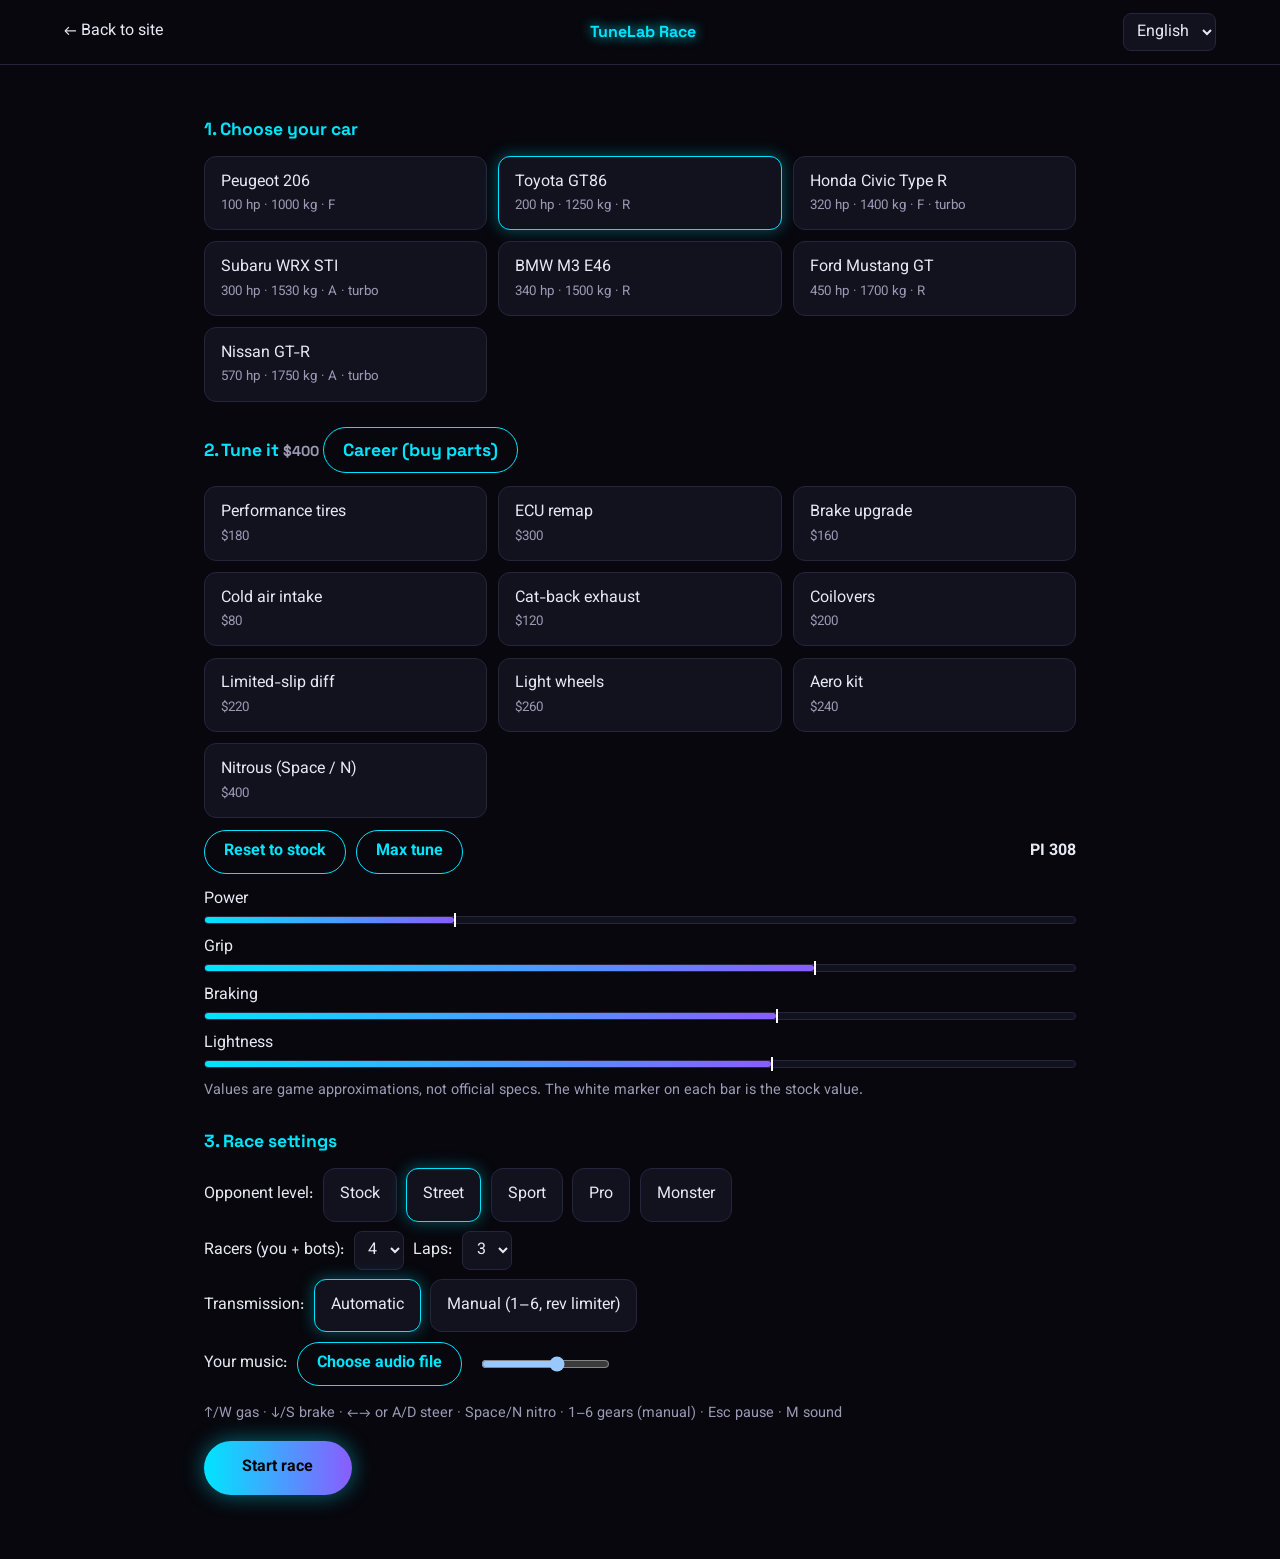
<file: race.html>
<!DOCTYPE html>
<html lang="en"><head><meta charset="UTF-8"><meta name="viewport" content="width=device-width,initial-scale=1">
<title>TuneLab Race</title>
<link rel="preconnect" href="https://fonts.googleapis.com"><link rel="preconnect" href="https://fonts.gstatic.com" crossorigin>
<link href="https://fonts.googleapis.com/css2?family=Space+Grotesk:wght@500;700&family=Vazirmatn:wght@400;700&display=swap" rel="stylesheet">
<style>
:root{--bg:#07070d;--cd:#12121f;--bd:#25253d;--tx:#e8e8f2;--mu:#9a9ab5;--c:#00e5ff;--p:#ff2e93;--v:#8a5cff;color-scheme:dark}
*{box-sizing:border-box;margin:0;padding:0}
body{background:var(--bg);color:var(--tx);font-family:"Vazirmatn","Space Grotesk",system-ui,sans-serif;line-height:1.6}
a{color:inherit;text-decoration:none}
.top{display:flex;justify-content:space-between;align-items:center;gap:1rem;padding:.8rem 5%;border-bottom:1px solid var(--bd)}
.top strong{font-family:"Space Grotesk",sans-serif;color:var(--c);text-shadow:0 0 12px var(--c)}
select,button{font:inherit;color:var(--tx)}
select{background:var(--cd);border:1px solid var(--bd);border-radius:8px;padding:.3rem .6rem}
#menu{max-width:1000px;margin:0 auto;padding:1.5rem 5% 4rem}
h2{font-family:"Space Grotesk",sans-serif;font-size:1.1rem;margin:1.6rem 0 .8rem;color:var(--c)}
.g{display:grid;grid-template-columns:repeat(auto-fill,minmax(210px,1fr));gap:.7rem}
.b{background:var(--cd);border:1px solid var(--bd);border-radius:12px;padding:.8rem 1rem;cursor:pointer;text-align:start;transition:border-color .2s,box-shadow .2s}
.b:hover{border-color:var(--v)}.b.on{border-color:var(--c);box-shadow:0 0 16px rgba(0,229,255,.35)}
.b small{display:block;color:var(--mu)}
.row{display:flex;flex-wrap:wrap;gap:.6rem;align-items:center}
.bar{height:8px;border-radius:8px;background:var(--cd);border:1px solid var(--bd);position:relative;margin:.2rem 0 .7rem}
.bar i{position:absolute;inset:0 auto 0 0;border-radius:8px;background:linear-gradient(90deg,var(--c),var(--v))}
.bar u{position:absolute;top:-4px;bottom:-4px;width:2px;background:#fff}
.go{padding:.9rem 2.4rem;border:0;border-radius:99px;font-weight:700;color:#05050a;background:linear-gradient(90deg,var(--c),var(--v));cursor:pointer;box-shadow:0 0 22px rgba(0,229,255,.45)}
.go.s{padding:.5rem 1.2rem;background:transparent;color:var(--c);border:1px solid var(--c);box-shadow:none}
.mu{color:var(--mu);font-size:.9rem}
#game{position:fixed;inset:0;background:var(--bg)}
#cv{width:100%;height:100%;display:block}
#ov{position:absolute;inset:0;display:flex;align-items:center;justify-content:center;background:rgba(7,7,13,.8);padding:1rem}
#ov>div{background:var(--cd);border:1px solid var(--c);border-radius:16px;padding:1.4rem;max-width:560px;width:100%;box-shadow:0 0 30px rgba(0,229,255,.25)}
table{width:100%;border-collapse:collapse;margin:.8rem 0}td{padding:.35rem .4rem;border-bottom:1px solid var(--bd)}tr.me{color:var(--c);font-weight:700}
#tc{position:absolute;inset:auto 0 0 0;height:60%;pointer-events:none}#tc button{pointer-events:auto;position:absolute;width:70px;height:70px;border-radius:50%;border:1px solid var(--c);background:rgba(7,7,13,.55);color:var(--c);font-size:1.3rem;touch-action:none;user-select:none}
[hidden]{display:none!important}
</style></head><body>
<div class="top"><a href="index.html" id="back"></a><strong>TuneLab Race</strong><select id="lg"><option value="en">English</option><option value="fa">فارسی</option></select></div>
<div id="menu"></div>
<div id="game" hidden><canvas id="cv"></canvas><div id="ov" hidden></div><div id="tc" hidden><button data-k="l" style="left:12px;bottom:60px">◀</button><button data-k="r" style="left:96px;bottom:60px">▶</button><button data-k="u" style="right:12px;bottom:110px">▲</button><button data-k="d" style="right:12px;bottom:26px">▼</button><button data-k="n" style="right:96px;bottom:68px">N₂O</button><button data-k="gu" style="right:96px;bottom:150px">+</button><button data-k="gd" style="right:180px;bottom:68px">−</button></div></div>
<script>
(()=>{
const $=s=>document.querySelector(s),clamp=(x,a,b)=>Math.max(a,Math.min(b,x)),nd=a=>((a+Math.PI)%(2*Math.PI)+2*Math.PI)%(2*Math.PI)-Math.PI,sm=x=>{x=clamp(x,0,1);return x*x*(3-2*x)};
/* ---------- text (en / fa; other site languages fall back to en) ---------- */
const T={en:{back:"← Back to site",car:"1. Choose your car",tune:"2. Tune it",set:"3. Race settings",lvl:"Opponent level",lv:["Stock","Street","Sport","Pro","Monster"],cnt:"Racers (you + bots)",laps:"Laps",go:"Start race",reset:"Reset to stock",max:"Max tune",pow:"Power",grip:"Grip",brk:"Braking",lite:"Lightness",pi:"PI",ctl:"↑/W gas · ↓/S brake · ←→ or A/D steer · Space/N nitro · 1–6 gears (manual) · Esc pause · M sound",tx:"Transmission",career:"Career (buy parts)",free:"Free tune mode",best:"BEST",tires:"TIRES",clean:"CLEAN +NITRO",drift:"DRIFT +NITRO",unl:"Next level unlocked!",music:"Your music",pick:"Choose audio file",auto:"Automatic",man:"Manual (1–6, rev limiter)",lap:"LAP",pos:"POS",pause:"Paused",res:"Results",you:"You",again:"Race again",garage:"Garage",note:"Values are game approximations, not official specs. The white marker on each bar is the stock value.",resume:"Esc to resume"},
fa:{back:"← بازگشت به سایت",car:"۱. ماشینت را انتخاب کن",tune:"۲. تیونینگ کن",set:"۳. تنظیمات مسابقه",lvl:"سطح رقبا",lv:["فابریک","خیابانی","اسپرت","حرفه‌ای","دندان‌مسلح"],cnt:"تعداد شرکت‌کننده (تو + بات‌ها)",laps:"تعداد دور",go:"شروع مسابقه",reset:"برگشت به فابریک",max:"تیون کامل",pow:"قدرت",grip:"چسبندگی",brk:"ترمز",lite:"سبکی",pi:"PI",ctl:"↑/W گاز · ↓/S ترمز · ←→ یا A/D فرمان · Space/N نیترو · ۱ تا ۶ دنده (دستی) · Esc توقف · M صدا",tx:"گیربکس",career:"حالت حرفه‌ای (خرید قطعه)",free:"حالت تیون آزاد",best:"بهترین",tires:"لاستیک",clean:"پیچ تمیز +نیترو",drift:"دریفت +نیترو",unl:"سطح بعدی باز شد!",music:"موزیک خودت",pick:"انتخاب فایل صوتی",auto:"اتومات",man:"دستی (دنده ۱ تا ۶، کاتاف)",lap:"دور",pos:"رتبه",pause:"توقف",res:"نتیجه",you:"تو",again:"مسابقه‌ی دوباره",garage:"گاراژ",note:"اعداد تقریبیِ بازی هستند، نه مشخصات رسمی. خط سفید روی هر نوار مقدار فابریک است.",resume:"برای ادامه Esc بزن"}};
let G=null;try{G=JSON.parse(localStorage.getItem("raceGhost")||"null")}catch(e){}
const NM=["Kaveh","Rio","Max","Sara","Dima","Luca","Aiko"];
const mus=new Audio();mus.loop=true;let MN="",MV=+(localStorage.getItem("raceMV")||60);mus.volume=MV/100;
let L=localStorage.getItem("lang");L=L==="fa"?"fa":"en";
const t=k=>(T[L]&&T[L][k])||T.en[k];
/* ---------- cars: name, drive, turbo, hp, kg, grip, brake, CdA, redline ---------- */
const CARS=[["Peugeot 206","f",0,100,1000,.95,.95,.62,6200],["Toyota GT86","r",0,200,1250,1.05,1.05,.64,7400],["Honda Civic Type R","f",1,320,1400,1.08,1.12,.68,6800],["Subaru WRX STI","a",1,300,1530,1.05,1.08,.7,6700],["BMW M3 E46","r",0,340,1500,1.05,1.08,.66,7900],["Ford Mustang GT","r",0,450,1700,1.05,1.08,.7,7000],["Nissan GT-R","a",1,570,1750,1.15,1.2,.68,7000]];
const COL=["#ff2e93","#00e5ff","#8a5cff","#ffd166","#4dffa6","#ff7a2f","#e8e8f2"];
/* upgrades in bot priority order: id, en, fa, effect (h=power x, g=grip, tr=traction, b=brake, m=kg, cd, cl=downforce, t=turbo only) */
const UP=[["tires","Performance tires","لاستیک اسپرت",{g:.12}],["ecu","ECU remap","ریمپ ECU",{h:.12}],["brakes","Brake upgrade","ارتقای ترمز",{b:.25}],["intake","Cold air intake","ورودی هوای سرد",{h:.03}],["exhaust","Cat-back exhaust","اگزوز کت‌بک",{h:.03}],["susp","Coilovers","کویل‌اور",{g:.05}],["lsd","Limited-slip diff","دیفرانسیل LSD",{tr:.08}],["wheels","Light wheels","رینگ سبک",{m:-14}],["boost","Downpipe + intercooler","داون‌پایپ + اینترکولر",{h:.12,t:1}],["aero","Aero kit","کیت ایرو",{cl:1,cd:.1}],["nitro","Nitrous (Space / N)","نیترو (Space / N)",{}]];
const avail=ci=>UP.filter(u=>!u[3].t||CARS[ci][2]);
const PR={tires:180,ecu:300,brakes:160,intake:80,exhaust:120,susp:200,lsd:220,wheels:260,boost:350,aero:240,nitro:400};const price=(ci,id)=>Math.round(PR[id]*Math.sqrt(CARS[ci][3]/200)/10)*10;
function stats(ci,ups){const c=CARS[ci];let hp=c[3],m=c[4],g=c[5],b=c[6],cd=c[7],tr=c[5]*.95,cl=0;
 for(const u of UP){if(!ups.has(u[0])||(u[3].t&&!c[2]))continue;const e=u[3];hp*=1+(e.h||0);m+=e.m||0;g+=e.g||0;tr+=(e.g||0)+(e.tr||0);b+=e.b||0;cd+=e.cd||0;cl+=e.cl||0}
 const s={hp,m,g,tr,b,cd,cl,drive:c[1],turbo:c[2],red:c[8],exh:ups.has("exhaust")};
 s.P=hp*745.7*.65;let lo=20,hi=130;for(let i=0;i<40;i++){const v=(lo+hi)/2;(s.P-(.6*cd*v**3+.147*m*v)>0)?lo=v:hi=v}
 s.nitro=ups.has("nitro");s.vt=lo;s.tops=[.3,.45,.6,.74,.88,1].map(x=>x*lo*1.06*(s.nitro?1.12:1));
 s.pi=Math.round(hp/m*1300+(g-.8)*300+(b-.8)*100+cl*20+(s.nitro?25:0));return s}
/* ---------- track (closed Catmull-Rom loop, resampled every ~3 m) ---------- */
const PTS=[[0,0],[250,-20],[480,40],[620,180],[560,330],[430,400],[330,340],[360,250],[250,290],[190,360],[120,460],[-80,470],[-230,380],[-250,200],[-150,80]];
const cr=(a,b,c,d,u)=>[0,1].map(i=>.5*(2*b[i]+(-a[i]+c[i])*u+(2*a[i]-5*b[i]+4*c[i]-d[i])*u*u+(-a[i]+3*b[i]-3*c[i]+d[i])*u*u*u));
const raw=[],n0=PTS.length;for(let i=0;i<n0;i++)for(let j=0;j<40;j++)raw.push(cr(PTS[(i+n0-1)%n0],PTS[i],PTS[(i+1)%n0],PTS[(i+2)%n0],j/40));
const cum=[0];for(let i=1;i<=raw.length;i++){const a=raw[i-1],b=raw[i%raw.length];cum.push(cum[i-1]+Math.hypot(b[0]-a[0],b[1]-a[1]))}
const LEN=cum[raw.length],N=Math.round(LEN/3),DS=LEN/N,X=[],Y=[];
for(let i=0,j=0;i<N;i++){const s=i*DS;while(cum[j+1]<s)j++;const f=(s-cum[j])/(cum[j+1]-cum[j]),a=raw[j],b=raw[(j+1)%raw.length];X.push(a[0]+(b[0]-a[0])*f);Y.push(a[1]+(b[1]-a[1])*f)}
const TH=X.map((_,i)=>Math.atan2(Y[(i+1)%N]-Y[(i+N-1)%N],X[(i+1)%N]-X[(i+N-1)%N]));
const K0=TH.map((_,i)=>nd(TH[(i+1)%N]-TH[(i+N-1)%N])/(2*DS)),K=K0.map((_,i)=>{let s=0;for(let j=-4;j<=4;j++)s+=K0[(i+j+N)%N];return clamp(s/9,-.06,.06)});
const HW=9;
const idx=s=>{const i=((s/DS)%N+N)%N,a=i|0;return[a,(a+1)%N,i-a]};
const curv=s=>{const[a,b,f]=idx(s);return K[a]+(K[b]-K[a])*f};
const P=s=>{const[a,b,f]=idx(s);return[X[a]+(X[b]-X[a])*f,Y[a]+(Y[b]-Y[a])*f,TH[a]+nd(TH[b]-TH[a])*f]};
const wrap=x=>((x+LEN/2)%LEN+LEN)%LEN-LEN/2;
const road=new Path2D();X.forEach((x,i)=>i?road.lineTo(x,Y[i]):road.moveTo(x,Y[i]));road.closePath();
/* ---------- physics (same for player and bots) ---------- */
const LF={a:1,r:.68,f:.58},SL={f:1.15,r:.95,a:.8};
function mk(ci,ups,o){return Object.assign({ci,s:stats(ci,ups),p:0,d:0,v:0,gr:0,sh:0,th:0,br:0,sr:0,rn:.28,slip:0,fin:null,mi:0,lane:0,skill:1,nos:100,nx:0,bst:0,want:null,man:0,dr:0,lim:0,on:0,wear:0,cs:0},o)}
function step(c,dt){const s=c.s;let v=c.v;
 const raw=v/s.tops[c.gr];if(c.sh>0)c.sh-=dt;
 if(c.man){if(c.want!==null&&c.want!==c.gr&&c.sh<=0){if(c.want>c.gr&&raw>.88&&raw<1){c.bst=.4;c.nos=Math.min(100,c.nos+10)}c.gr=c.want;c.sh=.15}c.want=null}
 else if(c.sh<=0){if(raw>.97&&c.gr<5){c.gr++;c.sh=.28}else if(raw<.45&&c.gr>0)c.gr--}
 const r2=v/s.tops[c.gr],rn=clamp(r2,.28,1);c.rn=rn;c.lim=r2>=1&&c.sh<=0?1:0;
 const cv=s.turbo?.55+.45*sm((rn-.2)/.35):.8+.2*Math.sin(rn*3);
 const df=.6*s.cl*v*v,W=s.m*9.81,gf=1-.25*c.wear,ft=s.tr*gf*W*LF[s.drive]+df*.4;
 let fp=c.sh>0||c.lim?0:c.th*s.P*cv/Math.max(v,4);
 if(c.man&&r2<.3&&c.gr>0)fp*=.45;
 if(c.bst>0){c.bst-=dt;fp*=1.08}
 const nx=c.nx&&c.nos>0&&s.nitro;
 if(nx){fp*=1.4;c.nos=Math.max(0,c.nos-28*dt)}else if(c.th>.9&&c.slip<.1)c.nos=Math.min(100,c.nos+3*dt);
 c.on=nx?1:0;
 c.spin=fp>ft;const fd=c.spin?ft*.9:fp,fb=c.br*Math.min(s.b,s.g*1.05+df/W)*W;
 v=Math.max(0,v+(fd-.6*s.cd*v*v*(c.dr?.72:1)-.147*s.m-(1-c.th)*s.m*(.4+rn)*(c.lim?2.5:1)-fb)/s.m*dt);
 const k=curv(c.p),lim=(s.g*gf+df/W)*9.81,use=v*v*Math.abs(k)/lim,ex=Math.max(0,v*v*Math.abs(k)-lim);c.slip=ex;c.wear=Math.min(1,c.wear+dt*(.0016+ex*.003+(c.spin?.01:0)+(c.on?.004:0)));c.cs=use>.8&&use<=1&&Math.abs(c.d)<HW?1:ex>.3&&ex<3?2:0;if(c.cs)c.nos=Math.min(100,c.nos+(c.cs===1?12:18)*dt);
 if(ex>0){c.d-=Math.sign(k)*ex*.35*SL[s.drive]*dt;v=Math.max(0,v-ex*.5*dt)}
 c.d+=c.sr*7*(s.g/1.05)*Math.max(.35,1.25-v/90)*dt;
 if(Math.abs(c.d)>HW&&v>15)v-=10*dt;
 if(Math.abs(c.d)>HW+9){c.d=Math.sign(c.d)*(HW+9);v*=.98}
 c.v=v;c.p+=v*dt/Math.max(.3,1-k*c.d)}
function ai(c,all,dt){const s=c.s,ag=s.g*(1-.25*c.wear)*9.81*.9*c.skill,vb=Math.min(s.b,s.g*1.05)*9.81*.85;let tv=130;
 for(let x=0;x<=220;x+=11){const vc=Math.sqrt(ag/(Math.abs(curv(c.p+x))+1e-4));tv=Math.min(tv,Math.sqrt(vc*vc+2*vb*x))}
 if(c.mi>0){tv*=.85;c.mi-=dt}else if(Math.random()<dt*.05*(1-c.skill+.03)*(c.sty===0?2.5:1))c.mi=.8;
 c.nx=c.s.nitro&&c.nos>25&&tv>c.v+8&&Math.abs(curv(c.p+30))<.004?1:0;
 if(c.v<tv-1){c.th=1;c.br=0}else if(c.v>tv+1){c.th=0;c.br=Math.min(1,(c.v-tv)/8)}else{c.th=.35;c.br=0}
 let dd=clamp(curv(c.p+30)*320,-5.5,5.5)+c.lane*(1-Math.min(1,Math.abs(curv(c.p+30))*60));
 for(const o of all)if(o!==c){const q=wrap(o.p-c.p);if(q>0&&q<26&&Math.abs(o.d-c.d)<2.6)dd=c.d>=o.d?Math.min(HW-2,o.d+3):Math.max(-HW+2,o.d-3)}
 c.sr=clamp((dd-c.d)*.9,-1,1)}
/* ---------- state + menu ---------- */
let st={ci:1,ups:[],lv:1,cnt:4,laps:3,tx:0,money:400,own:{},unl:0,free:0};try{Object.assign(st,JSON.parse(localStorage.getItem("raceSave")||"{}"))}catch(e){}st.ups=st.ups.filter(u=>st.free||(st.own[st.ci]||[]).includes(u));
const bars=ci=>{const a=stats(ci,new Set()),b=stats(ci,new Set(st.ups));const f=s=>[s.hp/700,s.g/1.5,s.b/1.6,1-(s.m-900)/1000];return[f(a),f(b)]};
function menu(){document.documentElement.dir=L==="fa"?"rtl":"ltr";$("#lg").value=L;$("#back").textContent=t("back");
 const ups=new Set(st.ups),s=stats(st.ci,ups),[a,b]=bars(st.ci),nm=[t("pow"),t("grip"),t("brk"),t("lite")];
 $("#menu").innerHTML=`<h2>${t("car")}</h2><div class="g">${CARS.map((c,i)=>`<button class="b ${i==st.ci?"on":""}" data-car="${i}">${c[0]}<small>${c[3]} hp · ${c[4]} kg · ${c[1].toUpperCase()}${c[2]?" · turbo":""}</small></button>`).join("")}</div>
 <h2>${t("tune")} <span class="mu">$${st.money}</span> <button class="go s" data-free>${st.free?t("free"):t("career")}</button></h2><div class="g">${avail(st.ci).map(u=>`<button class="b ${ups.has(u[0])?"on":""}" data-up="${u[0]}">${L==="fa"?u[2]:u[1]}<small>${st.free||(st.own[st.ci]||[]).includes(u[0])?"✓":"$"+price(st.ci,u[0])}</small></button>`).join("")}</div>
 <div class="row" style="margin:.8rem 0"><button class="go s" data-reset>${t("reset")}</button><button class="go s" data-max>${t("max")}</button><b style="margin-inline-start:auto">${t("pi")} ${s.pi}</b></div>
 ${nm.map((n,i)=>`<div>${n}</div><div class="bar"><i style="width:${clamp(b[i],0,1)*100}%"></i><u style="inset-inline-start:${clamp(a[i],0,1)*100}%"></u></div>`).join("")}
 <p class="mu">${t("note")}</p>
 <h2>${t("set")}</h2><div class="row">${t("lvl")}: ${t("lv").map((n,i)=>`<button class="b ${i==st.lv?"on":""}" data-lv="${i}">${n}</button>`).join("")}</div>
 <div class="row" style="margin-top:.6rem">${t("cnt")}: <select data-cnt>${[2,3,4,5,6,7,8].map(n=>`<option ${n==st.cnt?"selected":""}>${n}</option>`).join("")}</select> ${t("laps")}: <select data-laps>${[1,2,3,5].map(n=>`<option ${n==st.laps?"selected":""}>${n}</option>`).join("")}</select></div>
 <div class="row" style="margin-top:.6rem">${t("tx")}: <button class="b ${!st.tx?"on":""}" data-tx="0">${t("auto")}</button><button class="b ${st.tx?"on":""}" data-tx="1">${t("man")}</button></div><div class="row" style="margin-top:.6rem">${t("music")}: <label class="go s" style="cursor:pointer">${t("pick")}<input type="file" id="mf" accept="audio/*" hidden></label><span class="mu">${MN.replace(/</g,"&lt;")}</span><input type="range" id="mv" min="0" max="100" value="${MV}" aria-label="Volume"></div><p class="mu" style="margin:1rem 0">${t("ctl")}</p><button class="go" data-go>${t("go")}</button>`}
const save=()=>localStorage.setItem("raceSave",JSON.stringify(st));
$("#menu").addEventListener("click",e=>{const b=e.target.closest("button");if(!b)return;const d=b.dataset;
 if(d.car!==undefined){st.ci=+d.car;st.ups=st.free?[]:(st.own[st.ci]||[]).filter(u=>avail(st.ci).some(x=>x[0]===u))}
 else if(d.up){const own=st.own[st.ci]||(st.own[st.ci]=[]),pr=price(st.ci,d.up);if(st.ups.includes(d.up))st.ups=st.ups.filter(x=>x!==d.up);else if(st.free||own.includes(d.up))st.ups=[...st.ups,d.up];else if(st.money>=pr){st.money-=pr;own.push(d.up);st.ups=[...st.ups,d.up]}}
 else if("reset"in d)st.ups=[];else if("max"in d)st.ups=avail(st.ci).map(u=>u[0]).filter(id=>st.free||(st.own[st.ci]||[]).includes(id));
 else if(d.lv!==undefined)st.lv=+d.lv;else if(d.tx!==undefined)st.tx=+d.tx;else if("free"in d){st.free=st.free?0:1;st.ups=[]}else if("go"in d){save();begin();return}
 save();menu()});
$("#menu").addEventListener("input",e=>{if(e.target.id==="mv"){MV=+e.target.value;mus.volume=MV/100;localStorage.setItem("raceMV",MV)}});
$("#menu").addEventListener("change",e=>{if(e.target.id==="mf"){const f=e.target.files[0];if(f){if(mus.src)URL.revokeObjectURL(mus.src);mus.src=URL.createObjectURL(f);MN=f.name;menu()}return}if(e.target.dataset.cnt!==undefined)st.cnt=+e.target.value;if(e.target.dataset.laps!==undefined)st.laps=+e.target.value;save()});
$("#lg").addEventListener("change",e=>{L=e.target.value;menu()});
/* ---------- sound (small synthesized engine) ---------- */
let ac,o1,o2,lp,gn,mute=localStorage.getItem("raceMute")==="1";
function snd(){if(!ac){const A=window.AudioContext||window.webkitAudioContext;if(!A)return;ac=new A();o1=ac.createOscillator();o2=ac.createOscillator();o1.type="sawtooth";o2.type="triangle";lp=ac.createBiquadFilter();lp.type="lowpass";gn=ac.createGain();gn.gain.value=0;o1.connect(lp);o2.connect(lp);lp.connect(gn);gn.connect(ac.destination);o1.start();o2.start()}if(ac.state==="suspended")ac.resume()}
function sndUp(h,on){if(!ac)return;const f=(900+h.rn*(h.s.red-900))/30,n=ac.currentTime;o1.frequency.setTargetAtTime(f,n,.03);o2.frequency.setTargetAtTime(f/2,n,.03);lp.frequency.setTargetAtTime(300+f*8+h.th*600,n,.05);gn.gain.setTargetAtTime(on&&!mute?(.05+.07*h.th)*(h.s.exh?1.4:1)*(h.lim&&Math.floor(n*18)%2?.2:1):0,n,.02)}
/* ---------- race ---------- */
const cv=$("#cv"),cx=cv.getContext("2d"),keys={};let R=null,raf=0,cam=0,shake=0,W=0,H=0;
function fit(){const r=devicePixelRatio||1;W=innerWidth;H=innerHeight;cv.width=W*r;cv.height=H*r;cx.setTransform(r,0,0,r,0,0)}
addEventListener("resize",fit);
function begin(){snd();if(mus.src)mus.play().catch(()=>{});const f=(st.lv)/4,order=[...Array(st.cnt).keys()].sort(()=>Math.random()-.5),cars=[];
 order.forEach((slot,i)=>{const human=i===0;let c;
  if(human)c=mk(st.ci,new Set(st.ups),{human:1,name:t("you"),man:st.tx?1:0});
  else{const ci=Math.floor(Math.random()*7),av=avail(ci),u=new Set(av.slice(0,Math.round(f*av.length)).map(x=>x[0]));
   {const sty=Math.floor(Math.random()*3);c=mk(ci,u,{name:NM[i%NM.length]+" "+["⚡","◆","○"][sty],sty,skill:clamp([.84,.89,.94,.98,1][st.lv]+[.02,0,-.04][sty]+(Math.random()-.5)*.04,.8,1.02),lane:(Math.random()-.5)*(sty===0?7:4)})}}
  c.col=COL[c.ci];c.slot=slot;cars.push(c)});
 cars.forEach(c=>{c.p=-(c.slot*7+6);c.d=c.slot%2?3:-3});
 R={cars,hu:cars.find(c=>c.human),t:-3.5,end:0,pause:0,acc:0,last:performance.now(),ls:null,lap:0,rec:[],fr:0,bl:0,ll:0,sk:[]};
 $("#menu").hidden=true;$("#game").hidden=false;$("#tc").hidden=!matchMedia("(pointer:coarse)").matches;$("#ov").hidden=true;$(".top").hidden=true;fit();cam=P(R.hu.p)[2];cancelAnimationFrame(raf);raf=requestAnimationFrame(loop)}
const rank=()=>[...R.cars].sort((a,b)=>(b.fin!=null?1e9-b.fin:b.p)-(a.fin!=null?1e9-a.fin:a.p));
function loop(now){raf=requestAnimationFrame(loop);const dt=1/60;R.acc+=Math.min(.1,(now-R.last)/1e3);R.last=now;
 while(R.acc>=dt){R.acc-=dt;if(!R.pause&&!R.done)tick(dt)}
 sndUp(R.hu,!R.pause&&!R.done&&R.t>-1);draw()}
function tick(dt){const hu=R.hu,go=R.t>=0;R.t+=dt;
 if(R.ls===null&&hu.p>=0){R.ls=R.t;R.lap=0;R.rec=[];R.fr=0}
 if(R.ls!==null){if(R.fr++%6===0)R.rec.push([+(hu.p-R.lap*LEN).toFixed(1),+hu.d.toFixed(1)]);const ln=Math.floor(hu.p/LEN);if(ln>R.lap&&ln<=st.laps){const lt=R.t-R.ls;R.ll=lt;if(!R.bl||lt<R.bl)R.bl=lt;if(!G||lt<G.t){G={t:lt,rec:R.rec};try{localStorage.setItem("raceGhost",JSON.stringify(G))}catch(e){}}R.lap=ln;R.ls=R.t;R.rec=[];R.fr=0}}
 hu.th=go&&keys.u?1:0;hu.br=go&&keys.d?1:0;hu.sr=(keys.r?1:0)-(keys.l?1:0);hu.nx=go&&keys.n?1:0;
 for(const c of R.cars){c.dr=0;for(const o of R.cars)if(o!==c){const q=wrap(o.p-c.p);if(q>2&&q<35&&Math.abs(o.d-c.d)<3&&o.v>20){c.dr=1;break}}}
 for(const c of R.cars){if(!c.human){if(go)ai(c,R.cars,dt);else{c.th=0;c.br=1}}
  if(go||c.human)step(c,dt);if(c.fin==null&&c.p>=st.laps*LEN)c.fin=R.t}
 const cs=R.cars;for(let i=0;i<cs.length;i++)for(let j=i+1;j<cs.length;j++){const a=cs[i],b=cs[j],q=wrap(a.p-b.p);
  if(Math.abs(q)<4.6&&Math.abs(a.d-b.d)<2.1){const [r,f]=q<0?[a,b]:[b,a];r.v=Math.min(r.v,f.v*.97);const sg=a.d>=b.d?1:-1;a.d+=sg*.05;b.d-=sg*.05;if(a.human||b.human)shake=.25}}
 if((hu.slip>.5||hu.spin||hu.lim)&&((R.t*60)|0)%3===0){const[x,y]=pos(hu);R.sk.push([x,y]);if(R.sk.length>500)R.sk.shift()}
 if(hu.fin!=null&&(cs.every(c=>c.fin!=null)||R.t-hu.fin>8)){R.done=1;results()}}
function results(){snd();sndUp(R.hu,false);const r=rank(),f=Math.floor,pi=r.indexOf(R.hu);if(!st.free&&!R.paid){R.paid=1;R.pz=Math.round([200,120,80,50,30,20,10,10][pi]*(1+st.lv*.5));st.money+=R.pz;save()}
 $("#ov").hidden=false;$("#ov").innerHTML=`<div><h2 style="margin-top:0">${t("res")}</h2><table>${r.map((c,i)=>`<tr class="${c.human?"me":""}"><td>${i+1}</td><td>${c.name}</td><td>${CARS[c.ci][0]}</td><td>${c.fin!=null?(c.fin).toFixed(1)+" s":f(Math.min(99,c.p/(st.laps*LEN)*100))+"%"}</td></tr>`).join("")}</table><p>${R.pz?"+$"+R.pz:""} </p><div class="row"><button class="go" data-a="again">${t("again")}</button><button class="go s" data-a="garage">${t("garage")}</button></div></div>`}
$("#ov").addEventListener("click",e=>{const a=e.target.dataset.a;if(a==="again")begin();else if(a==="garage")leave()});
function leave(){mus.pause();cancelAnimationFrame(raf);sndUp(R.hu,false);R=null;$("#game").hidden=true;$("#menu").hidden=false;$(".top").hidden=false;menu()}
addEventListener("keydown",e=>{const k=e.key.toLowerCase(),m={arrowup:"u",w:"u",arrowdown:"d",s:"d",arrowleft:"l",a:"l",arrowright:"r",d:"r",n:"n"," ":"n"}[k];
 if(m){keys[m]=1;if(R)e.preventDefault()}
 if(!R)return;if(/^[1-6]$/.test(e.key)&&R.hu.man)R.hu.want=+e.key-1;if(k==="escape"&&!R.done){R.pause=!R.pause;if(mus.src){R.pause?mus.pause():mus.play().catch(()=>{})}$("#ov").hidden=!R.pause;if(R.pause)$("#ov").innerHTML=`<div><h2 style="margin-top:0">${t("pause")}</h2><p class="mu">${t("resume")}</p><div class="row" style="margin-top:1rem"><button class="go s" data-a="garage">${t("garage")}</button></div></div>`}
 if(k==="m"){mute=!mute;localStorage.setItem("raceMute",mute?"1":"0")}});
addEventListener("keyup",e=>{const m={arrowup:"u",w:"u",arrowdown:"d",s:"d",arrowleft:"l",a:"l",arrowright:"r",d:"r",n:"n"," ":"n"}[e.key.toLowerCase()];if(m)keys[m]=0});
addEventListener("blur",()=>{for(const k in keys)keys[k]=0;if(R&&!R.done&&!R.pause)keydownEsc()});
function keydownEsc(){dispatchEvent(new KeyboardEvent("keydown",{key:"Escape"}))}
$("#tc").addEventListener("pointerdown",e=>{const k=e.target.dataset.k;if(!k||!R)return;e.preventDefault();if(k==="gu"){if(R.hu.man)R.hu.want=Math.min(5,R.hu.gr+1)}else if(k==="gd"){if(R.hu.man)R.hu.want=Math.max(0,R.hu.gr-1)}else keys[k]=1});
["pointerup","pointercancel","pointerleave"].forEach(ev=>$("#tc").addEventListener(ev,e=>{const k=e.target.dataset&&e.target.dataset.k;if(k)keys[k]=0}));
/* ---------- drawing ---------- */
const pos=c=>{const[x,y,h]=P(c.p);return[x-Math.sin(h)*c.d,y+Math.cos(h)*c.d,h]};
function draw(){const hu=R.hu,[hx,hy,ht]=pos(hu);cam+=nd(ht-cam)*.12;shake=Math.max(hu.on?.12:0,shake-.016);
 cx.fillStyle="#07070d";cx.fillRect(0,0,W,H);cx.save();
 cx.translate(W/2+(Math.random()-.5)*shake*20,H*.7);cx.rotate(-Math.PI/2-cam);const z=clamp(7-hu.v*.04-(hu.on?.8:0),3.2,7);cx.scale(z,z);cx.translate(-hx,-hy);
 const r=Math.hypot(W,H)/z/1.5+10;cx.strokeStyle="rgba(138,92,255,.13)";cx.lineWidth=.5;cx.beginPath();
 for(let x=Math.floor((hx-r)/40)*40;x<hx+r;x+=40){cx.moveTo(x,hy-r);cx.lineTo(x,hy+r)}for(let y=Math.floor((hy-r)/40)*40;y<hy+r;y+=40){cx.moveTo(hx-r,y);cx.lineTo(hx+r,y)}cx.stroke();
 cx.lineJoin="round";cx.strokeStyle="rgba(0,229,255,.14)";cx.lineWidth=HW*2+7;cx.stroke(road);
 cx.strokeStyle="#00e5ff";cx.lineWidth=HW*2+1.6;cx.stroke(road);cx.strokeStyle="#0d0d1a";cx.lineWidth=HW*2;cx.stroke(road);
 cx.strokeStyle="rgba(255,255,255,.35)";cx.lineWidth=.5;cx.setLineDash([6,10]);cx.stroke(road);cx.setLineDash([]);
 const[sx,sy,sh]=P(0);cx.save();cx.translate(sx,sy);cx.rotate(sh);cx.fillStyle="#fff";for(let i=0;i<9;i++)for(let j=0;j<2;j++)if((i+j)%2==0)cx.fillRect(j*1.6-1.6,-HW+i*2,1.6,2);cx.restore();
 cx.fillStyle="rgba(138,92,255,.4)";for(const k of R.sk)cx.fillRect(k[0]-.6,k[1]-.6,1.2,1.2);
 if(G&&R.ls!==null){const gi=(R.t-R.ls)/.1,i0=Math.floor(gi);if(i0>=0&&i0<G.rec.length-1){const a=G.rec[i0],b=G.rec[i0+1],f=gi-i0,[gx,gy,gh]=P(a[0]+(b[0]-a[0])*f),gd=a[1]+(b[1]-a[1])*f;cx.save();cx.translate(gx-Math.sin(gh)*gd,gy+Math.cos(gh)*gd);cx.rotate(gh);cx.scale(1.3,1.3);cx.globalAlpha=.35;cx.fillStyle="#fff";cx.fillRect(-2.2,-.95,4.4,1.9);cx.restore()}}
 for(const c of R.cars){const[x,y,h]=pos(c),yaw=h+Math.atan2(c.sr*3,Math.max(c.v,5))*.8;cx.save();cx.translate(x,y);cx.rotate(yaw);cx.scale(1.3,1.3);
  cx.fillStyle=c.col;cx.shadowColor=c.col;cx.shadowBlur=c.human?18:6;cx.fillRect(-2.2,-.95,4.4,1.9);cx.shadowBlur=0;cx.fillStyle="rgba(0,0,0,.55)";cx.fillRect(-.9,-.75,1.9,1.5);
  cx.fillStyle="#fff";cx.fillRect(2,-.8,.3,.5);cx.fillRect(2,.3,.3,.5);cx.fillStyle="#ff1744";cx.fillRect(-2.25,-.8,.25,1.6);if(c.on){cx.fillStyle="#4dd2ff";cx.fillRect(-4.8,-.45,2.5,.9);cx.fillStyle="#fff";cx.fillRect(-3.6,-.2,1.3,.4)}cx.restore()}
 cx.restore();hud()}
function hud(){const hu=R.hu,rk=rank(),pos_=rk.indexOf(hu)+1,lap=Math.min(st.laps,Math.floor(Math.max(0,hu.p)/LEN)+1);
 cx.font="700 20px 'Space Grotesk',Vazirmatn,sans-serif";cx.textAlign="left";cx.fillStyle="#e8e8f2";cx.fillText(`${t("lap")} ${lap}/${st.laps}`,18,32);cx.fillText(`${t("pos")} ${pos_}/${R.cars.length}`,18,60);
 cx.fillStyle="#9a9ab5";cx.fillText(Math.max(0,R.t).toFixed(1)+" s",18,88);cx.fillText((G?t("best")+" "+G.t.toFixed(1)+"  ":"")+(R.ll?R.ll.toFixed(1):""),18,112);
 cx.textAlign="center";cx.fillStyle="#00e5ff";cx.font="700 44px 'Space Grotesk',sans-serif";cx.fillText(Math.round(hu.v*3.6),W/2,H-50);
 cx.font="14px 'Space Grotesk',sans-serif";cx.fillStyle="#9a9ab5";cx.fillText(`km/h · ${hu.sh>0?"-":hu.gr+1}`,W/2,H-28);
 const bw=Math.min(260,W*.6),bx=W/2-bw/2;cx.fillStyle="#25253d";cx.fillRect(bx,H-20,bw,6);cx.fillStyle=hu.rn>.93?"#ff2e93":"#00e5ff";cx.fillRect(bx,H-20,bw*clamp((hu.rn-.28)/.72,0,1),6);cx.fillStyle="#25253d";cx.fillRect(18,H-30,90,5);cx.fillStyle=hu.wear>.6?"#ff2e93":"#4dffa6";cx.fillRect(18,H-30,90*(1-hu.wear),5);cx.fillStyle="#9a9ab5";cx.font="11px sans-serif";cx.textAlign="left";cx.fillText(t("tires"),18,H-38);cx.textAlign="center";
 if(hu.s.nitro){cx.fillStyle="#25253d";cx.fillRect(bx,H-9,bw,5);cx.fillStyle=hu.on?"#fff":"#4dd2ff";cx.fillRect(bx,H-9,bw*hu.nos/100,5)}
 cx.font="700 13px sans-serif";cx.fillStyle="#ff2e93";if(hu.lim)cx.fillText("LIMITER",W/2,H-70);else if(hu.cs===2&&!hu.spin){cx.fillStyle="#4dd2ff";cx.fillText(t("drift"),W/2,H-70)}else if(hu.spin||hu.slip>.5)cx.fillText(hu.spin?"WHEELSPIN":"SLIDE",W/2,H-70);else if(hu.man&&hu.rn>.9&&hu.gr<5){cx.fillStyle="#ffd166";cx.fillText("SHIFT!",W/2,H-70)}else if(hu.cs===1){cx.fillStyle="#4dd2ff";cx.fillText(t("clean"),W/2,H-70)}else if(hu.dr){cx.fillStyle="#4dffa6";cx.fillText("DRAFT",W/2,H-70)}
 if(R.t<0){cx.fillStyle="#fff";cx.font="700 90px 'Space Grotesk',sans-serif";cx.fillText(Math.ceil(-R.t),W/2,H*.35)}else if(R.t<1){cx.fillStyle="#4dffa6";cx.font="700 90px 'Space Grotesk',sans-serif";cx.fillText("GO!",W/2,H*.35)}
 const mw=110,mn=Math.min(...X),mx=Math.max(...X),my=Math.min(...Y),sc=mw/Math.max(mx-mn,Math.max(...Y)-my),ox=W-mw-18-(mx-mn)*sc/2+mw/2-18+18,oy=18;
 cx.save();cx.translate(W-18-(mx-mn)*sc,oy);cx.strokeStyle="#25253d";cx.lineWidth=3;cx.beginPath();for(let i=0;i<N;i+=4){const x=(X[i]-mn)*sc,y=(Y[i]-my)*sc;i?cx.lineTo(x,y):cx.moveTo(x,y)}cx.closePath();cx.stroke();
 for(const c of R.cars){const[x,y]=P(c.p);cx.fillStyle=c.human?"#00e5ff":c.col;cx.beginPath();cx.arc((x-mn)*sc,(y-my)*sc,c.human?4:2.5,0,7);cx.fill()}cx.restore()}
menu();
})();
</script></body></html>
</file>
